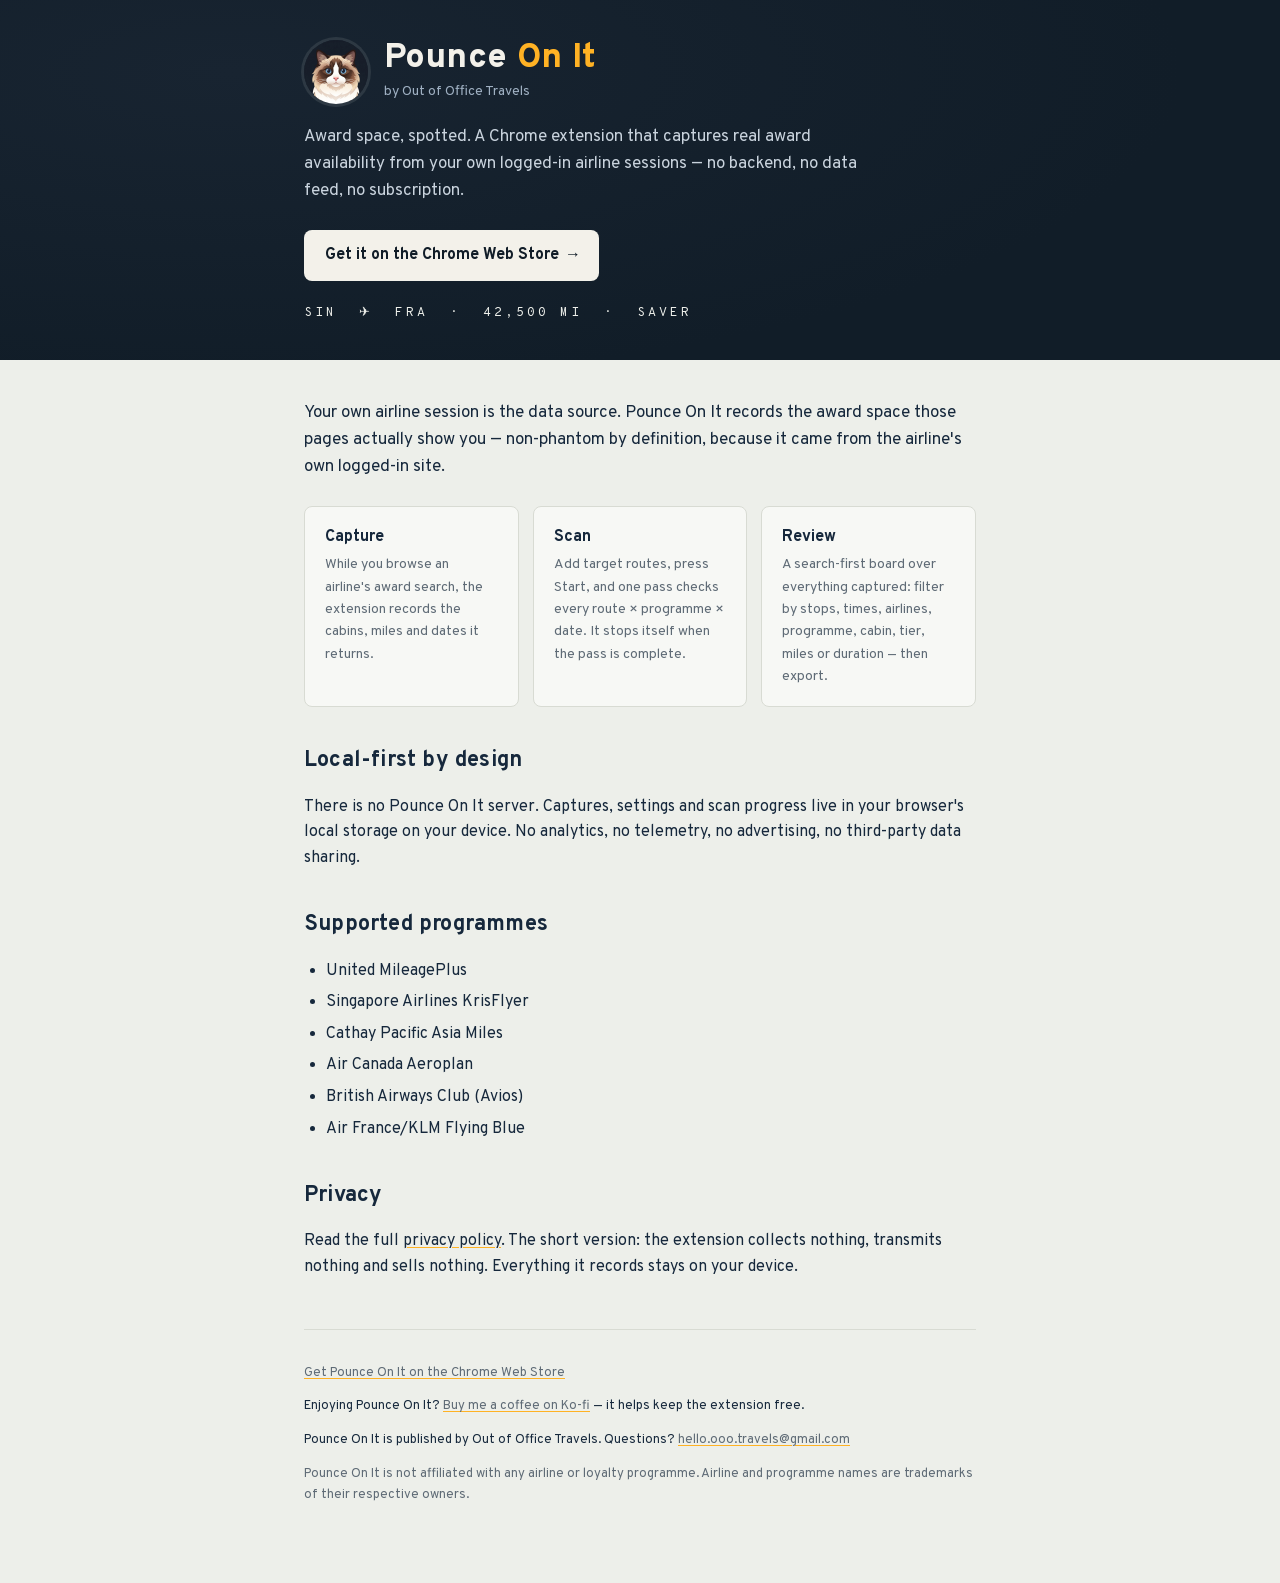
<file: index.html>
<!doctype html>
<html lang="en">
<head>
<meta charset="utf-8">
<meta name="viewport" content="width=device-width, initial-scale=1">
<title>Pounce On It — award space, spotted</title>
<meta name="description" content="A local-first Chrome extension that captures award flight availability from your own airline sessions and scans target routes.">
<link rel="icon" href="assets/icon128.png">
<link rel="stylesheet" href="style.css">
</head>
<body>

<header class="hero">
  <div class="wrap">
    <div class="brand">
      <img src="assets/cat.jpg" alt="Pounce, the cat">
      <div>
        <h1>Pounce <em>On It</em></h1>
        <p class="by">by Out of Office Travels</p>
      </div>
    </div>
    <p class="tagline">Award space, spotted. A Chrome extension that captures real award availability from your own logged-in airline sessions — no backend, no data feed, no subscription.</p>
    <a class="cta" href="https://chromewebstore.google.com/detail/pounce-on-it/mpbnnfpoplcjcphoocicpicaakjgaaab" rel="noopener">Get it on the Chrome Web Store <span class="arrow" aria-hidden="true">→</span></a>
    <div class="route">SIN &nbsp;✈&nbsp; FRA &nbsp;·&nbsp; 42,500 MI &nbsp;·&nbsp; SAVER</div>
  </div>
</header>

<main class="wrap">

  <p class="lede">Your own airline session is the data source. Pounce On It records the award space those pages actually show you — non-phantom by definition, because it came from the airline's own logged-in site.</p>

  <div class="points">
    <div class="card">
      <h3>Capture</h3>
      <p>While you browse an airline's award search, the extension records the cabins, miles and dates it returns.</p>
    </div>
    <div class="card">
      <h3>Scan</h3>
      <p>Add target routes, press Start, and one pass checks every route × programme × date. It stops itself when the pass is complete.</p>
    </div>
    <div class="card">
      <h3>Review</h3>
      <p>A search-first board over everything captured: filter by stops, times, airlines, programme, cabin, tier, miles or duration — then export.</p>
    </div>
  </div>

  <h2>Local-first by design</h2>
  <p>There is no Pounce On It server. Captures, settings and scan progress live in your browser's local storage on your device. No analytics, no telemetry, no advertising, no third-party data sharing.</p>

  <h2>Supported programmes</h2>
  <ul>
    <li>United MileagePlus</li>
    <li>Singapore Airlines KrisFlyer</li>
    <li>Cathay Pacific Asia Miles</li>
    <li>Air Canada Aeroplan</li>
    <li>British Airways Club (Avios)</li>
    <li>Air France/KLM Flying Blue</li>
  </ul>

  <h2>Privacy</h2>
  <p>Read the full <a href="privacy.html">privacy policy</a>. The short version: the extension collects nothing, transmits nothing and sells nothing. Everything it records stays on your device.</p>

  <footer>
    <p><a href="https://chromewebstore.google.com/detail/pounce-on-it/mpbnnfpoplcjcphoocicpicaakjgaaab" rel="noopener">Get Pounce On It on the Chrome Web Store</a></p>
    <p>Enjoying Pounce On It? <a href="https://ko-fi.com/pounceonit" rel="noopener">Buy me a coffee on Ko-fi</a> — it helps keep the extension free.</p>
    <p>Pounce On It is published by Out of Office Travels. Questions? <a href="mailto:hello.ooo.travels@gmail.com">hello.ooo.travels@gmail.com</a></p>
    <p class="small">Pounce On It is not affiliated with any airline or loyalty programme. Airline and programme names are trademarks of their respective owners.</p>
  </footer>

</main>
</body>
</html>
</file>
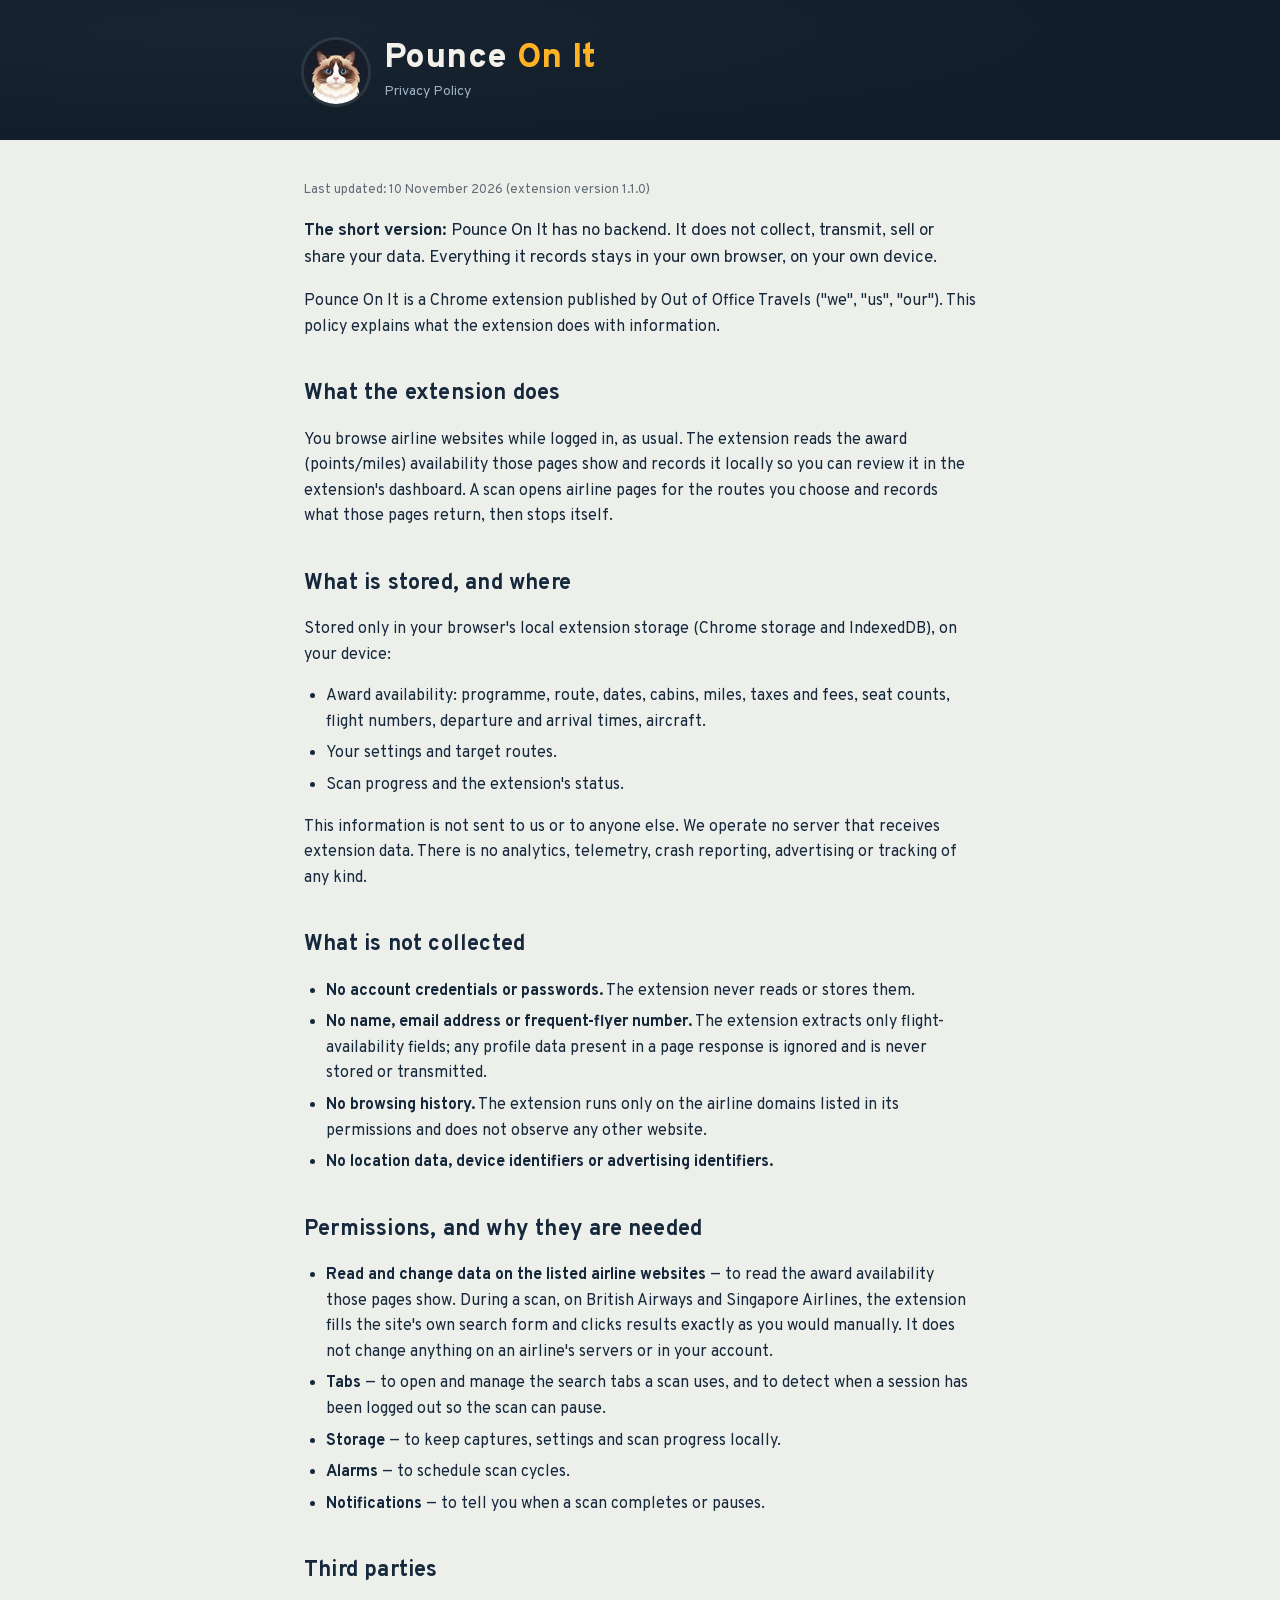
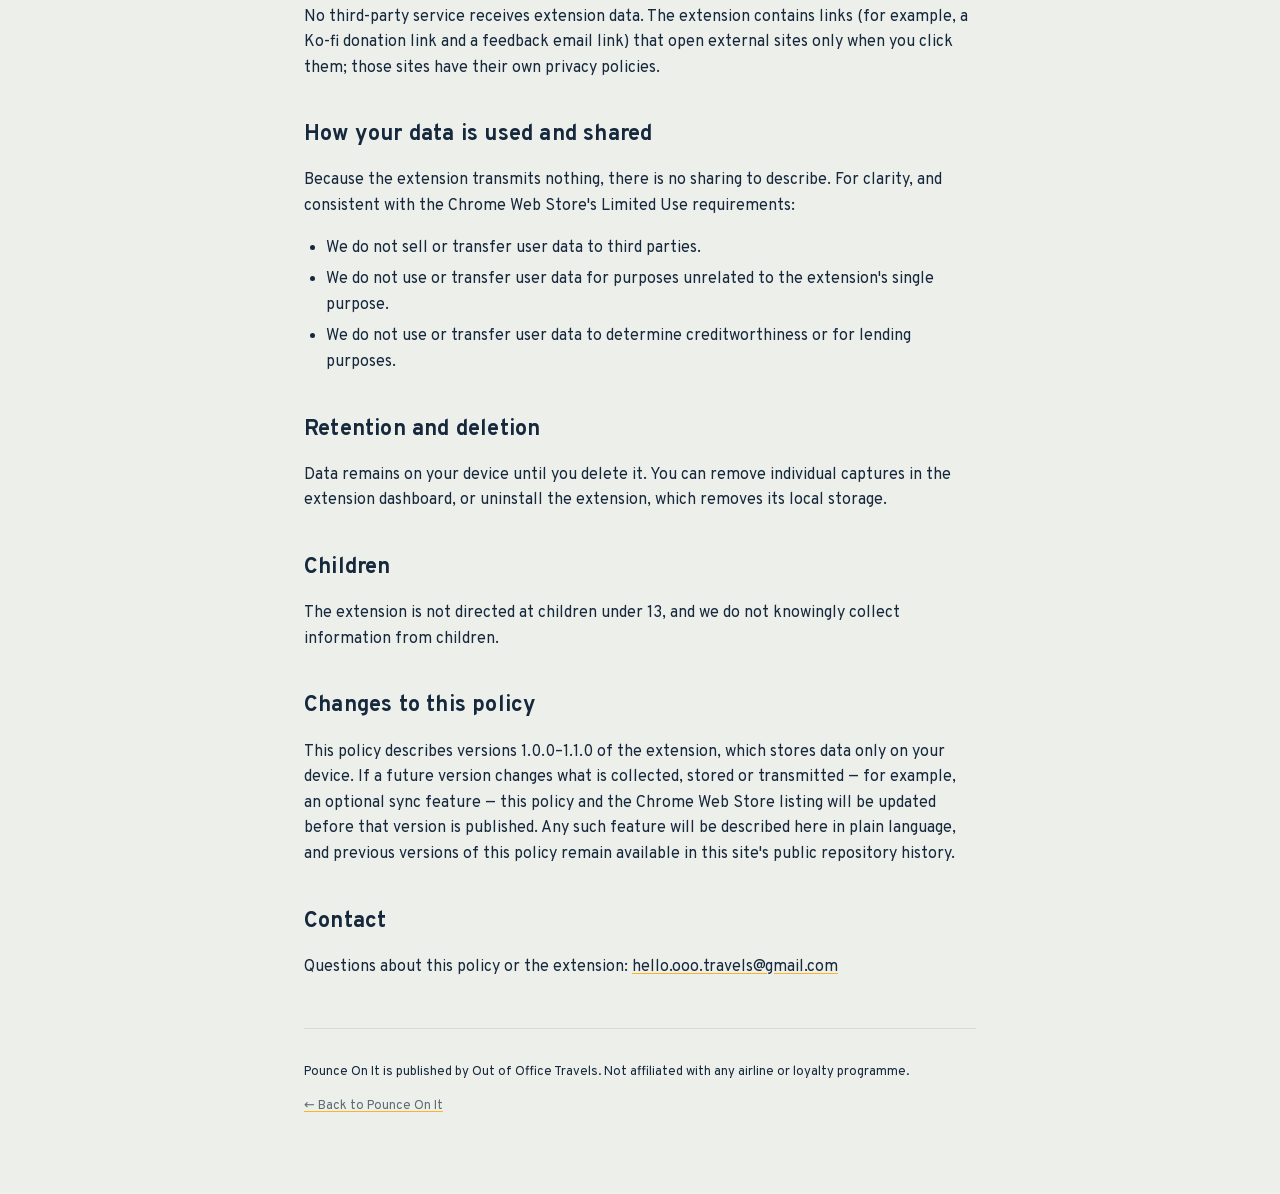
<file: privacy.html>
<!doctype html>
<html lang="en">
<head>
<meta charset="utf-8">
<meta name="viewport" content="width=device-width, initial-scale=1">
<title>Privacy Policy — Pounce On It</title>
<meta name="description" content="Privacy policy for the Pounce On It Chrome extension: no data collection, no backend, everything stays on your device.">
<link rel="icon" href="assets/icon128.png">
<link rel="stylesheet" href="style.css">
</head>
<body>

<header class="hero">
  <div class="wrap">
    <div class="brand">
      <img src="assets/cat.jpg" alt="Pounce, the cat">
      <div>
        <h1>Pounce <em>On It</em></h1>
        <p class="by">Privacy Policy</p>
      </div>
    </div>
  </div>
</header>

<main class="wrap">

  <p class="small">Last updated: 10 November 2026 (extension version 1.1.0)</p>

  <p class="lede"><strong>The short version:</strong> Pounce On It has no backend. It does not collect, transmit, sell or share your data. Everything it records stays in your own browser, on your own device.</p>

  <p>Pounce On It is a Chrome extension published by Out of Office Travels ("we", "us", "our"). This policy explains what the extension does with information.</p>

  <h2>What the extension does</h2>
  <p>You browse airline websites while logged in, as usual. The extension reads the award (points/miles) availability those pages show and records it locally so you can review it in the extension's dashboard. A scan opens airline pages for the routes you choose and records what those pages return, then stops itself.</p>

  <h2>What is stored, and where</h2>
  <p>Stored only in your browser's local extension storage (Chrome storage and IndexedDB), on your device:</p>
  <ul>
    <li>Award availability: programme, route, dates, cabins, miles, taxes and fees, seat counts, flight numbers, departure and arrival times, aircraft.</li>
    <li>Your settings and target routes.</li>
    <li>Scan progress and the extension's status.</li>
  </ul>
  <p>This information is not sent to us or to anyone else. We operate no server that receives extension data. There is no analytics, telemetry, crash reporting, advertising or tracking of any kind.</p>

  <h2>What is not collected</h2>
  <ul>
    <li><strong>No account credentials or passwords.</strong> The extension never reads or stores them.</li>
    <li><strong>No name, email address or frequent-flyer number.</strong> The extension extracts only flight-availability fields; any profile data present in a page response is ignored and is never stored or transmitted.</li>
    <li><strong>No browsing history.</strong> The extension runs only on the airline domains listed in its permissions and does not observe any other website.</li>
    <li><strong>No location data, device identifiers or advertising identifiers.</strong></li>
  </ul>

  <h2>Permissions, and why they are needed</h2>
  <ul>
    <li><strong>Read and change data on the listed airline websites</strong> — to read the award availability those pages show. During a scan, on British Airways and Singapore Airlines, the extension fills the site's own search form and clicks results exactly as you would manually. It does not change anything on an airline's servers or in your account.</li>
    <li><strong>Tabs</strong> — to open and manage the search tabs a scan uses, and to detect when a session has been logged out so the scan can pause.</li>
    <li><strong>Storage</strong> — to keep captures, settings and scan progress locally.</li>
    <li><strong>Alarms</strong> — to schedule scan cycles.</li>
    <li><strong>Notifications</strong> — to tell you when a scan completes or pauses.</li>
  </ul>

  <h2>Third parties</h2>
  <p>No third-party service receives extension data. The extension contains links (for example, a Ko-fi donation link and a feedback email link) that open external sites only when you click them; those sites have their own privacy policies.</p>

  <h2>How your data is used and shared</h2>
  <p>Because the extension transmits nothing, there is no sharing to describe. For clarity, and consistent with the Chrome Web Store's Limited Use requirements:</p>
  <ul>
    <li>We do not sell or transfer user data to third parties.</li>
    <li>We do not use or transfer user data for purposes unrelated to the extension's single purpose.</li>
    <li>We do not use or transfer user data to determine creditworthiness or for lending purposes.</li>
  </ul>

  <h2>Retention and deletion</h2>
  <p>Data remains on your device until you delete it. You can remove individual captures in the extension dashboard, or uninstall the extension, which removes its local storage.</p>

  <h2>Children</h2>
  <p>The extension is not directed at children under 13, and we do not knowingly collect information from children.</p>

  <h2>Changes to this policy</h2>
  <p>This policy describes versions 1.0.0–1.1.0 of the extension, which stores data only on your device. If a future version changes what is collected, stored or transmitted — for example, an optional sync feature — this policy and the Chrome Web Store listing will be updated before that version is published. Any such feature will be described here in plain language, and previous versions of this policy remain available in this site's public repository history.</p>

  <h2>Contact</h2>
  <p>Questions about this policy or the extension: <a href="mailto:hello.ooo.travels@gmail.com">hello.ooo.travels@gmail.com</a></p>

  <footer>
    <p>Pounce On It is published by Out of Office Travels. Not affiliated with any airline or loyalty programme.</p>
    <p><a href="index.html">← Back to Pounce On It</a></p>
  </footer>

</main>
</body>
</html>
</file>
<file: style.css>
/* Pounce On It — site styles. Self-hosted fonts, no third-party requests. */
@font-face {
  font-family: 'Overpass';
  src: url('assets/overpass.woff2') format('woff2');
  font-weight: 100 900;
  font-display: swap;
}
@font-face {
  font-family: 'Overpass Mono';
  src: url('assets/overpass-mono.woff2') format('woff2');
  font-weight: 100 900;
  font-display: swap;
}

:root {
  --board: #111d28;
  --board-hi: #182431;
  --concourse: #edefea;
  --surface: #f7f8f5;
  --ink: #16283c;
  --dim: #5f6b76;
  --signal: #ffb224;
  --line: #d8dbd3;
  --font-ui: 'Overpass', system-ui, sans-serif;
  --font-mono: 'Overpass Mono', ui-monospace, monospace;
}

* { box-sizing: border-box; }

body {
  margin: 0;
  font-family: var(--font-ui);
  color: var(--ink);
  background: var(--concourse);
  line-height: 1.6;
  -webkit-font-smoothing: antialiased;
}

a { color: var(--ink); text-decoration-color: var(--signal); text-underline-offset: 2px; }
a:hover { text-decoration-color: var(--ink); }

.wrap { max-width: 720px; margin: 0 auto; padding: 0 24px 64px; }

header.hero {
  background: var(--board);
  background-image: radial-gradient(120% 140% at 18% 20%, var(--board-hi) 0%, var(--board) 62%);
  color: #f3f1ea;
  padding: 40px 0 36px;
  margin-bottom: 40px;
}
header.hero .wrap { padding-bottom: 0; }
.brand { display: flex; align-items: center; gap: 16px; }
.brand img { width: 64px; height: 64px; border-radius: 50%; object-fit: cover; box-shadow: 0 0 0 3px rgba(237,239,234,.10); }
.brand h1 { margin: 0; font-size: 34px; font-weight: 800; letter-spacing: .4px; line-height: 1.05; }
.brand h1 em { font-style: normal; color: var(--signal); }
.brand .by { margin: 4px 0 0; color: #9fb0c2; font-size: 14px; }
.tagline { margin: 20px 0 0; color: #c9d3dd; font-size: 17px; max-width: 52ch; }
.route {
  margin-top: 22px; font-family: var(--font-mono); font-size: 13px;
  letter-spacing: 3px; color: #edefea;
}

.cta {
  display: inline-flex; align-items: center; gap: 9px;
  margin-top: 24px; padding: 12px 20px; border-radius: 8px;
  background: #f3f1ea; color: #111d28; font-weight: 700; font-size: 16px;
  text-decoration: none; border: 1px solid rgba(237, 239, 234, .28);
  transition: background .15s ease, transform .15s ease;
}
.cta:hover { background: #fff; transform: translateY(-1px); }
.cta .arrow { font-family: var(--font-mono); }

h2 { font-size: 22px; margin: 36px 0 8px; letter-spacing: .2px; }
h3 { font-size: 16px; margin: 26px 0 4px; }
p, li { color: var(--ink); }
.lede { font-size: 17px; }

.card {
  background: var(--surface);
  border: 1px solid var(--line);
  border-radius: 8px;
  padding: 18px 20px;
  margin: 16px 0;
}

.points { display: grid; grid-template-columns: repeat(auto-fit, minmax(200px, 1fr)); gap: 14px; margin: 24px 0; }
.points .card { margin: 0; }
.points h3 { margin-top: 0; }
.points p { margin: 4px 0 0; color: var(--dim); font-size: 14px; }

.mono { font-family: var(--font-mono); }
.small { font-size: 13px; color: var(--dim); }
.amber { color: #8a5a00; }
hr { border: 0; border-top: 1px solid var(--line); margin: 32px 0; }

footer { margin-top: 48px; padding-top: 20px; border-top: 1px solid var(--line); font-size: 13px; color: var(--dim); }
footer a { color: var(--dim); }

ul { padding-left: 22px; }
li { margin: 6px 0; }

@media (max-width: 520px) {
  .brand h1 { font-size: 26px; }
  header.hero { padding: 30px 0 28px; }
}
</file>
